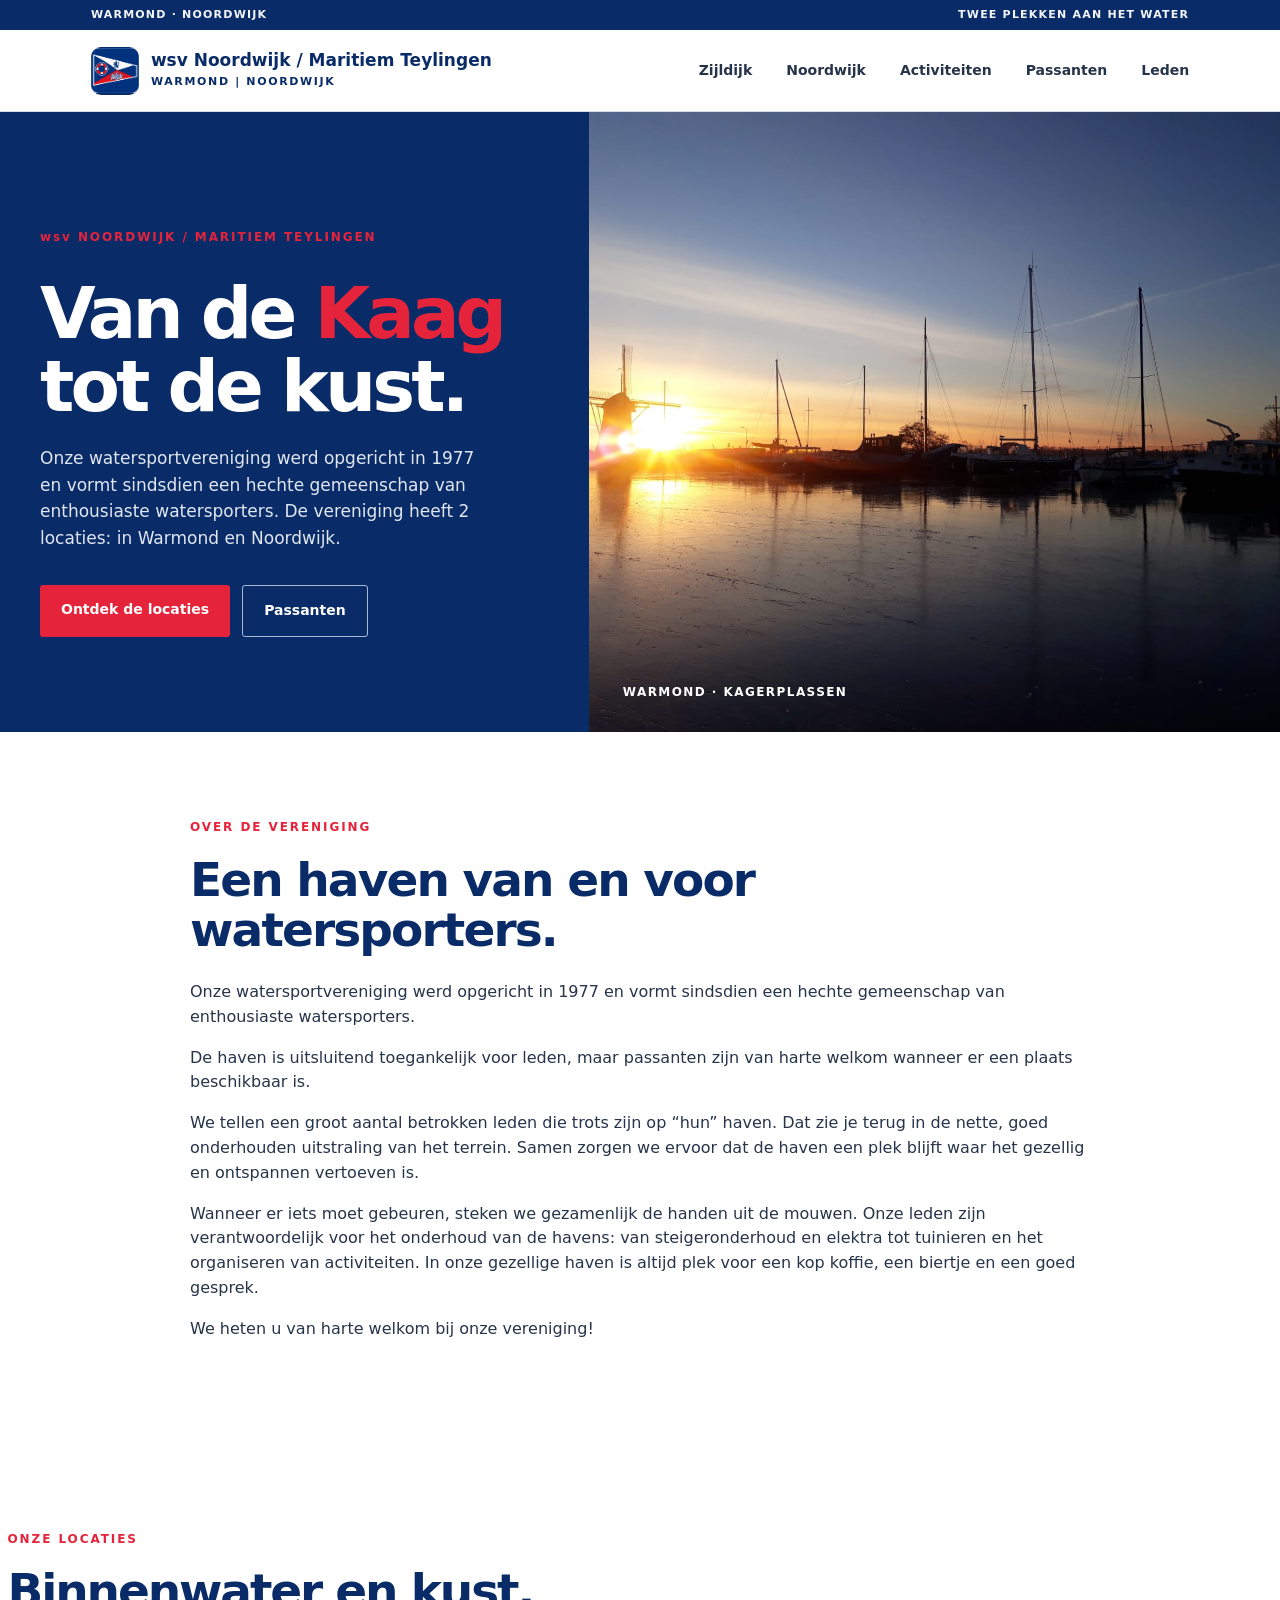
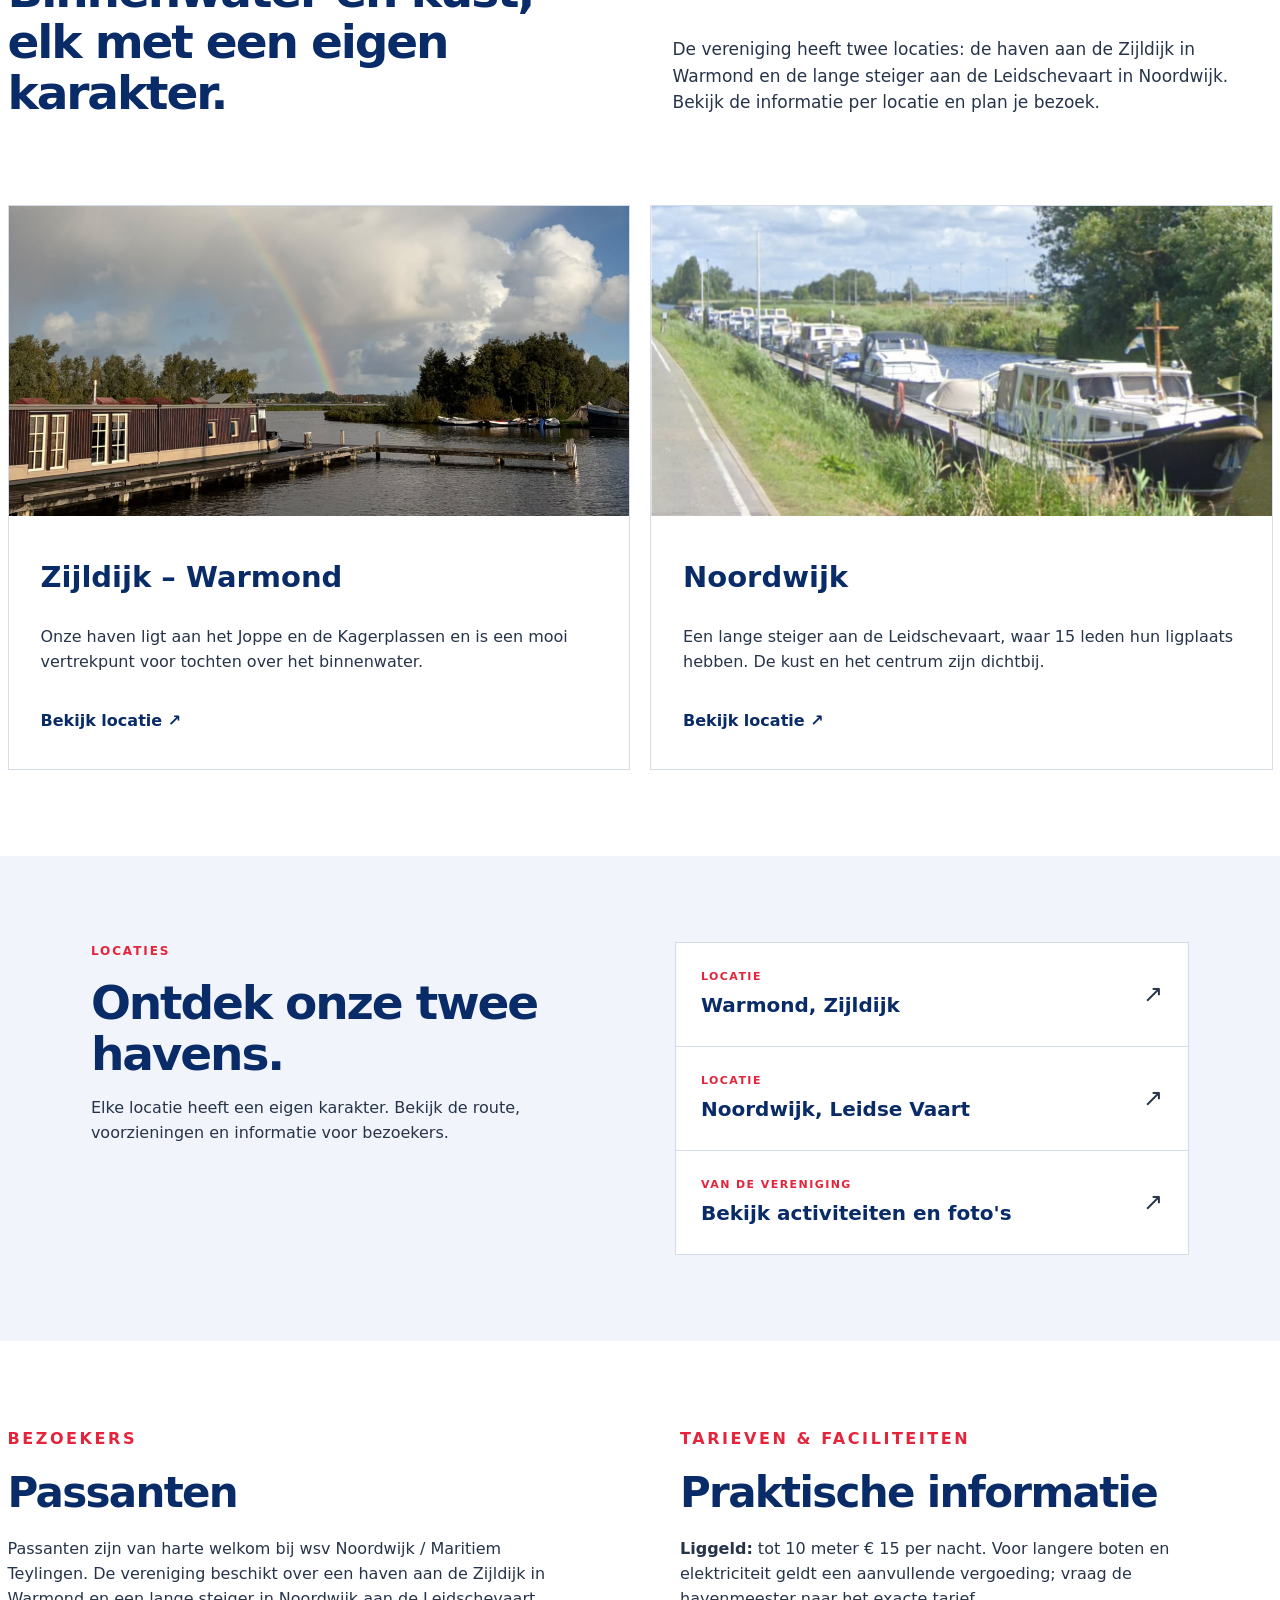
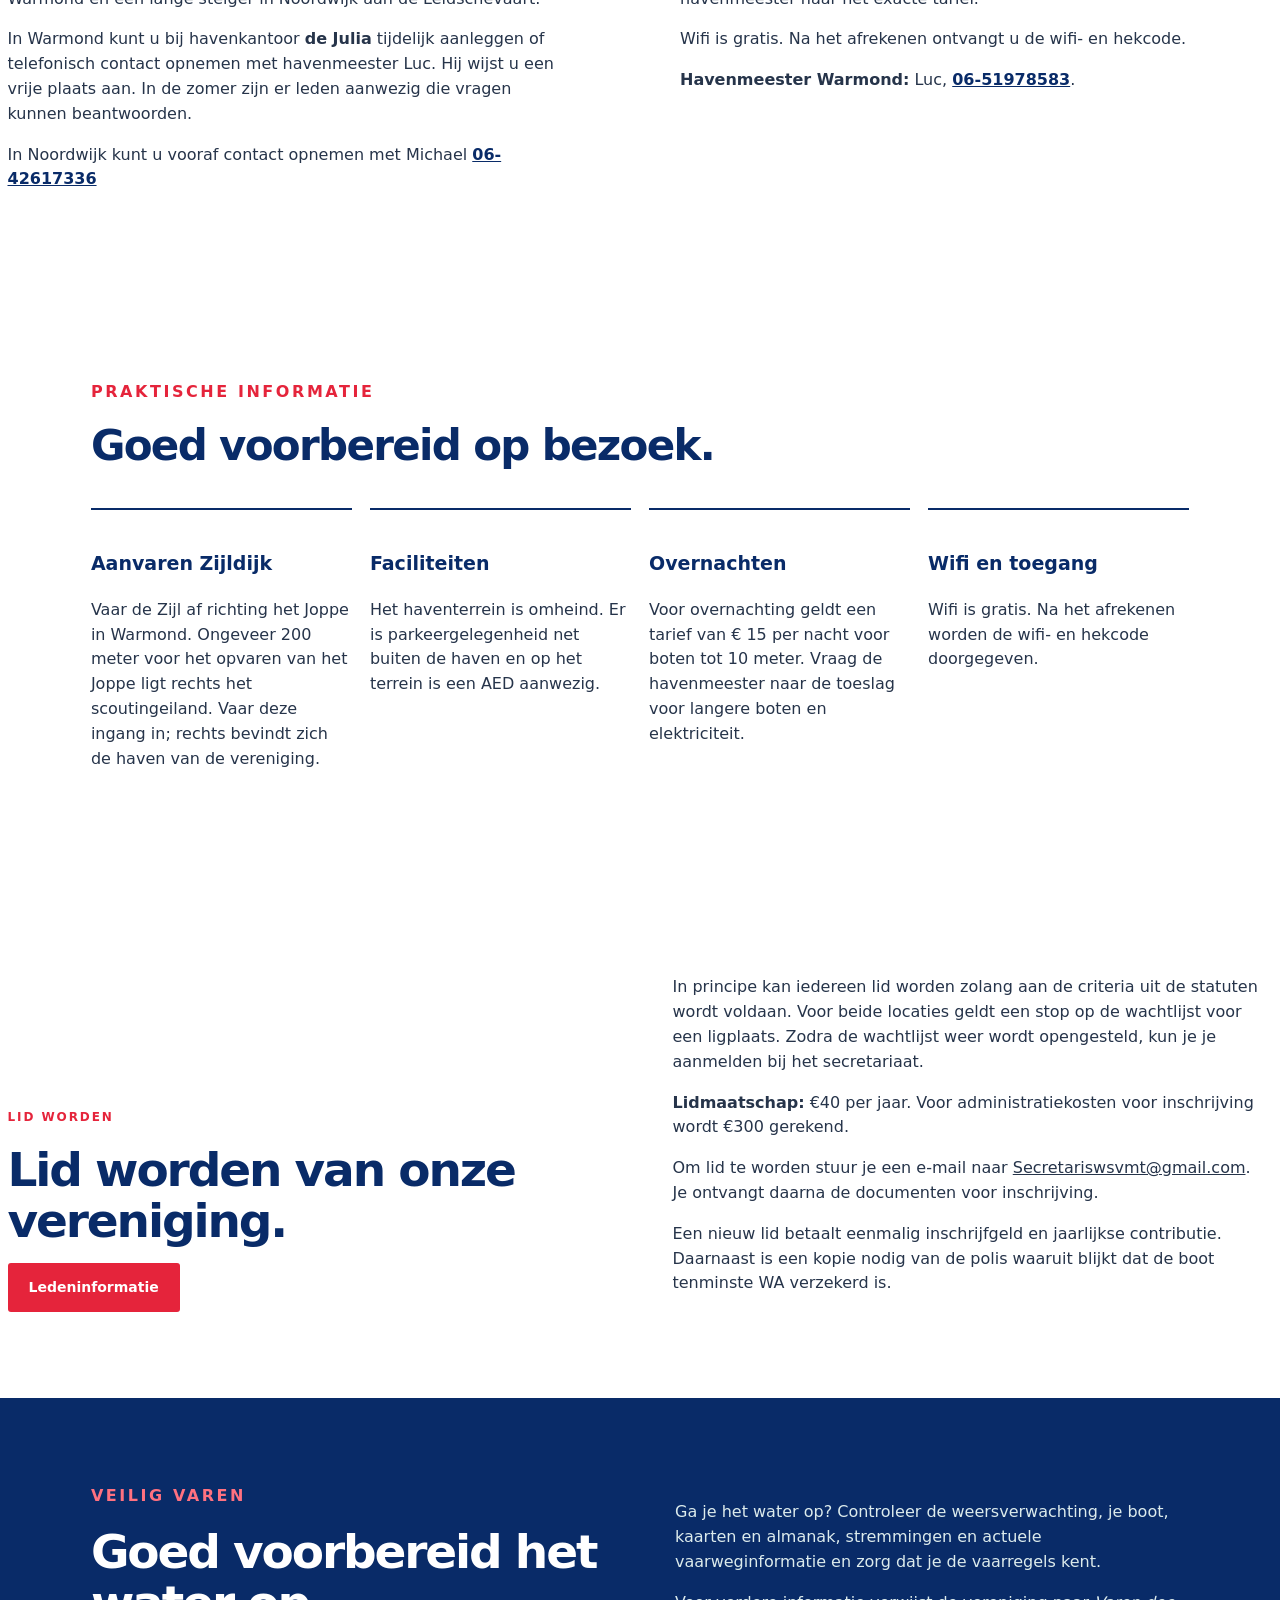
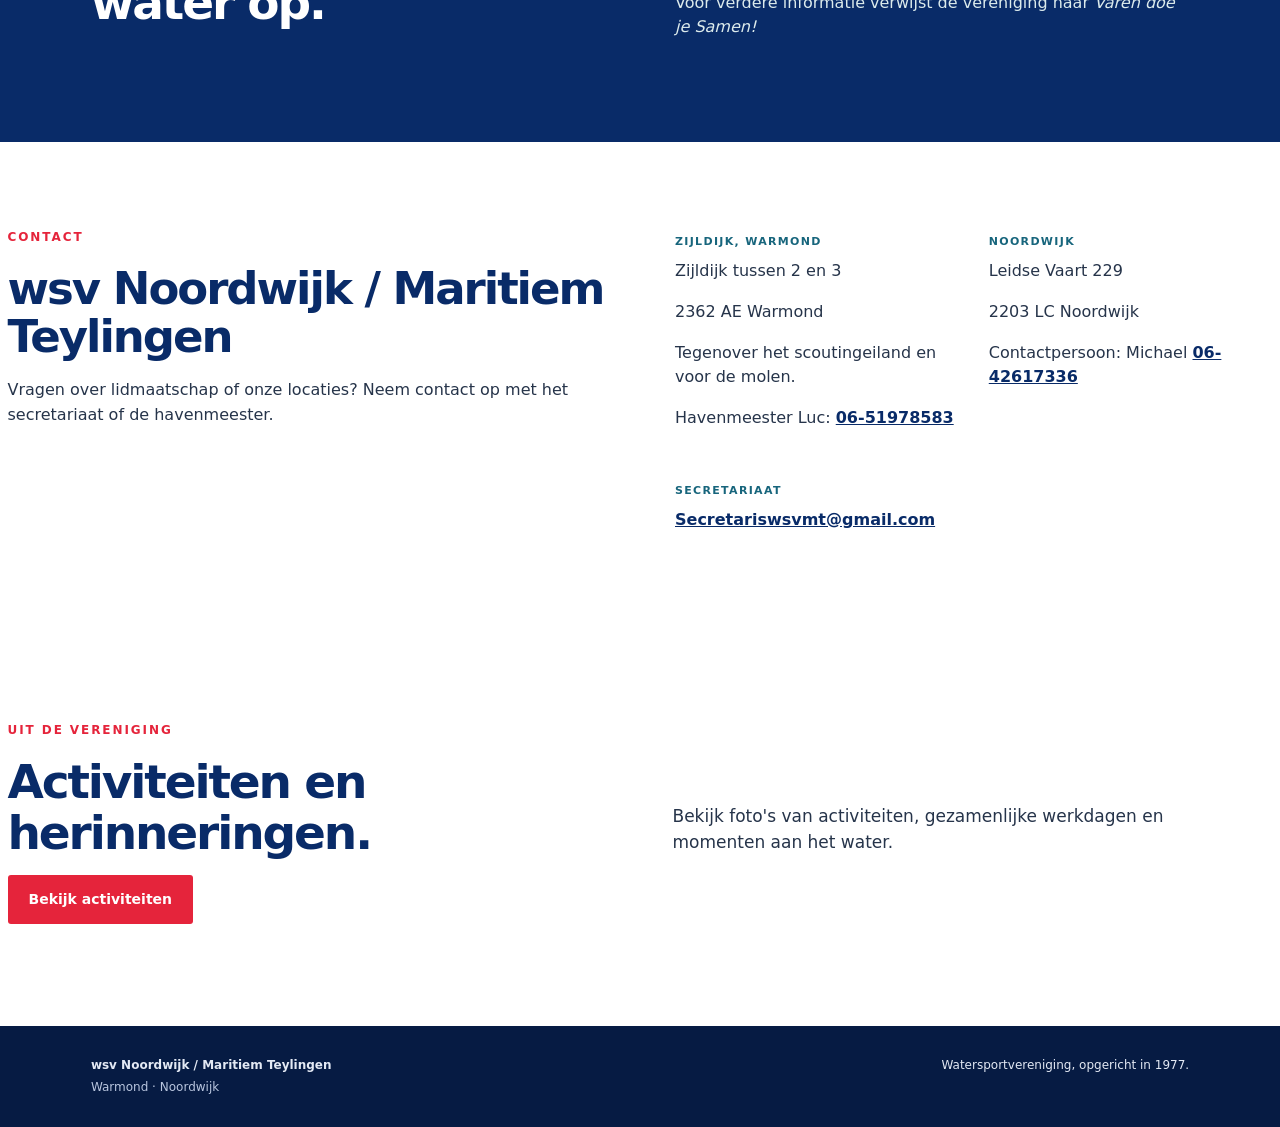
<file: index.html>
<!doctype html>
<html lang="nl"><head><meta charset="utf-8"><meta name="viewport" content="width=device-width, initial-scale=1"><meta name="description" content="wsv Noordwijk / Maritiem Teylingen – watersportvereniging met locaties aan de Zijldijk in Warmond en aan de Leidse Vaart in Noordwijk."><title>wsv Noordwijk / Maritiem Teylingen</title><link rel="stylesheet" href="styles.css"><link rel="icon" type="image/png" href="assets/favicon.png"></head><body><div class="topbar"><div>WARMOND · NOORDWIJK</div><div>TWEE PLEKKEN AAN HET WATER</div></div>
<header class="site-header">
  <a class="brand" href="index.html" aria-label="wsv Noordwijk / Maritiem Teylingen home"><span class="brand-mark"><img src="assets/logo-maritiem.png" alt="Logo Maritiem Teylingen"></span><span><strong>wsv Noordwijk / Maritiem Teylingen</strong><small>WARMOND | NOORDWIJK</small></span></a>
  <button class="menu-toggle" aria-expanded="false" aria-controls="main-nav">Menu</button>
  <nav id="main-nav"><a href="zijldijk.html">Zijldijk</a><a href="noordwijk.html">Noordwijk</a><a href="activiteiten.html">Activiteiten</a><a href="index.html#passanten">Passanten</a><a href="index.html#lid-worden">Leden</a></nav>
</header>
<main id="top">
<section class="hero"><div class="hero-copy"><p class="eyebrow">wsv NOORDWIJK / MARITIEM TEYLINGEN</p><h1>Van de <span>Kaag</span><br>tot de kust.</h1><p class="lead">Onze watersportvereniging werd opgericht in 1977 en vormt sindsdien een hechte gemeenschap van enthousiaste watersporters. De vereniging heeft 2 locaties: in Warmond en Noordwijk.</p><div class="actions"><a class="button button-primary" href="#locaties">Ontdek de locaties</a><a class="button button-outline" href="#passanten">Passanten</a></div></div><div class="hero-image"><img src="assets/hero-warmond.jpg" alt="Jachthaven aan het water in Warmond"><div class="image-caption">WARMOND · KAGERPLASSEN</div></div></section>
<section class="section welcome-copy"><p class="eyebrow">OVER DE VERENIGING</p><h2>Een haven van en voor watersporters.</h2><p>Onze watersportvereniging werd opgericht in 1977 en vormt sindsdien een hechte gemeenschap van enthousiaste watersporters.</p><p>De haven is uitsluitend toegankelijk voor leden, maar passanten zijn van harte welkom wanneer er een plaats beschikbaar is.</p><p>We tellen een groot aantal betrokken leden die trots zijn op “hun” haven. Dat zie je terug in de nette, goed onderhouden uitstraling van het terrein. Samen zorgen we ervoor dat de haven een plek blijft waar het gezellig en ontspannen vertoeven is.</p><p>Wanneer er iets moet gebeuren, steken we gezamenlijk de handen uit de mouwen. Onze leden zijn verantwoordelijk voor het onderhoud van de havens: van steigeronderhoud en elektra tot tuinieren en het organiseren van activiteiten. In onze gezellige haven is altijd plek voor een kop koffie, een biertje en een goed gesprek.</p><p>We heten u van harte welkom bij onze vereniging!</p></section>
<section class="intro section" id="locaties"><div><p class="eyebrow">ONZE LOCATIES</p><h2>Binnenwater en kust, elk met een eigen karakter.</h2></div><p>De vereniging heeft twee locaties: de haven aan de Zijldijk in Warmond en de lange steiger aan de Leidschevaart in Noordwijk. Bekijk de informatie per locatie en plan je bezoek.</p></section>
<section class="locations section">
<article class="location-card"><img src="assets/warmond.jpg" alt="Zeilboten en water bij de Zijldijk in Warmond"><div class="card-body"><h3>Zijldijk – Warmond</h3><p>Onze haven ligt aan het Joppe en de Kagerplassen en is een mooi vertrekpunt voor tochten over het binnenwater.</p><a href="zijldijk.html">Bekijk locatie <span>↗</span></a></div></article>
<article class="location-card"><img src="assets/noordwijk.jpg" alt="Steiger en kust bij Noordwijk"><div class="card-body"><h3>Noordwijk</h3><p>Een lange steiger aan de Leidschevaart, waar 15 leden hun ligplaats hebben. De kust en het centrum zijn dichtbij.</p><a href="noordwijk.html">Bekijk locatie <span>↗</span></a></div></article>
</section>
<section class="destination section" id="bereikbaarheid"><div><p class="eyebrow">LOCATIES</p><h2>Ontdek onze twee havens.</h2><p>Elke locatie heeft een eigen karakter. Bekijk de route, voorzieningen en informatie voor bezoekers.</p></div><div class="destination-list"><a href="zijldijk.html"><span><small>LOCATIE</small><strong>Warmond, Zijldijk</strong></span><b>↗</b></a><a href="noordwijk.html"><span><small>LOCATIE</small><strong>Noordwijk, Leidse Vaart</strong></span><b>↗</b></a><a href="activiteiten.html"><span><small>VAN DE VERENIGING</small><strong>Bekijk activiteiten en foto's</strong></span><b>↗</b></a></div></section>
<section class="info-grid section" id="passanten"><article><p class="eyebrow">BEZOEKERS</p><h2>Passanten</h2><p>Passanten zijn van harte welkom bij wsv Noordwijk / Maritiem Teylingen. De vereniging beschikt over een haven aan de Zijldijk in Warmond en een lange steiger in Noordwijk aan de Leidschevaart.</p><p>In Warmond kunt u bij havenkantoor <strong>de Julia</strong> tijdelijk aanleggen of telefonisch contact opnemen met havenmeester Luc. Hij wijst u een vrije plaats aan. In de zomer zijn er leden aanwezig die vragen kunnen beantwoorden.</p><p>In Noordwijk kunt u vooraf contact opnemen met Michael <a href="tel:+31642617336">06-42617336</a></p></article><article><p class="eyebrow">TARIEVEN & FACILITEITEN</p><h2>Praktische informatie</h2><p><strong>Liggeld:</strong> tot 10 meter € 15 per nacht. Voor langere boten en elektriciteit geldt een aanvullende vergoeding; vraag de havenmeester naar het exacte tarief.</p><p>Wifi is gratis. Na het afrekenen ontvangt u de wifi- en hekcode.</p><p><strong>Havenmeester Warmond:</strong> Luc, <a href="tel:+31651978583">06-51978583</a>.</p></article></section>
<section class="practical section"><div><p class="eyebrow">PRAKTISCHE INFORMATIE</p><h2>Goed voorbereid op bezoek.</h2></div><div class="practical-grid"><article><h3>Aanvaren Zijldijk</h3><p>Vaar de Zijl af richting het Joppe in Warmond. Ongeveer 200 meter voor het opvaren van het Joppe ligt rechts het scoutingeiland. Vaar deze ingang in; rechts bevindt zich de haven van de vereniging.</p></article><article><h3>Faciliteiten</h3><p>Het haventerrein is omheind. Er is parkeergelegenheid net buiten de haven en op het terrein is een AED aanwezig.</p></article><article><h3>Overnachten</h3><p>Voor overnachting geldt een tarief van € 15 per nacht voor boten tot 10 meter. Vraag de havenmeester naar de toeslag voor langere boten en elektriciteit.</p></article><article><h3>Wifi en toegang</h3><p>Wifi is gratis. Na het afrekenen worden de wifi- en hekcode doorgegeven.</p></article></div></section>
<section class="section" id="lid-worden">
  <div class="intro">
    <div>
      <p class="eyebrow">LID WORDEN</p>
      <h2>Lid worden van onze vereniging.</h2>
      <p></p>
      <a class="button button-primary" href="leden.html">Ledeninformatie</a>
    </div>
    <div class="membership-copy">
      <p>In principe kan iedereen lid worden zolang aan de criteria uit de statuten wordt voldaan. Voor beide locaties geldt een stop op de wachtlijst voor een ligplaats. Zodra de wachtlijst weer wordt opengesteld, kun je je aanmelden bij het secretariaat.</p>
      <p><strong>Lidmaatschap:</strong> €40 per jaar. Voor administratiekosten voor inschrijving wordt €300 gerekend.</p>
      <p>Om lid te worden stuur je een e-mail naar <a href="mailto:Secretariswsvmt@gmail.com">Secretariswsvmt@gmail.com</a>. Je ontvangt daarna de documenten voor inschrijving.</p>
      <p>Een nieuw lid betaalt eenmalig inschrijfgeld en jaarlijkse contributie. Daarnaast is een kopie nodig van de polis waaruit blijkt dat de boot tenminste WA verzekerd is.</p>
    </div>
  </div>
</section>
<section class="safety section"><div><p class="eyebrow">VEILIG VAREN</p><h2>Goed voorbereid het water op.</h2></div><div><p>Ga je het water op? Controleer de weersverwachting, je boot, kaarten en almanak, stremmingen en actuele vaarweginformatie en zorg dat je de vaarregels kent.</p><p>Voor verdere informatie verwijst de vereniging naar <em>Varen doe je Samen!</em></p></div></section>
<section class="contact section" id="contact"><div><p class="eyebrow">CONTACT</p><h2>wsv Noordwijk / Maritiem Teylingen</h2><p>Vragen over lidmaatschap of onze locaties? Neem contact op met het secretariaat of de havenmeester.</p></div><div class="contact-details"><div><small>ZIJLDIJK, WARMOND</small><p>Zijldijk tussen 2 en 3</p><p>2362 AE Warmond</p><p>Tegenover het scoutingeiland en voor de molen.</p><p>Havenmeester Luc: <a href="tel:+31651978583">06-51978583</a></p></div><div><small>NOORDWIJK</small><p>Leidse Vaart 229</p><p>2203 LC Noordwijk</p><p>Contactpersoon: Michael <a href="tel:+31642617336">06-42617336</a></p></div><div><small>SECRETARIAAT</small><p><a href="mailto:Secretariswsvmt@gmail.com">Secretariswsvmt@gmail.com</a></p></div></div></section>
<section class="section"><div class="intro"><div><p class="eyebrow">UIT DE VERENIGING</p><h2>Activiteiten en herinneringen.</h2></div><p>Bekijk foto's van activiteiten, gezamenlijke werkdagen en momenten aan het water.</p></div><p><a class="button button-primary" href="activiteiten.html">Bekijk activiteiten</a></p></section>
</main><footer><div><strong>wsv Noordwijk / Maritiem Teylingen</strong><span>Warmond · Noordwijk</span></div><div>Watersportvereniging, opgericht in 1977.</div></footer>
<script src="script.js"></script></body></html>
</file>
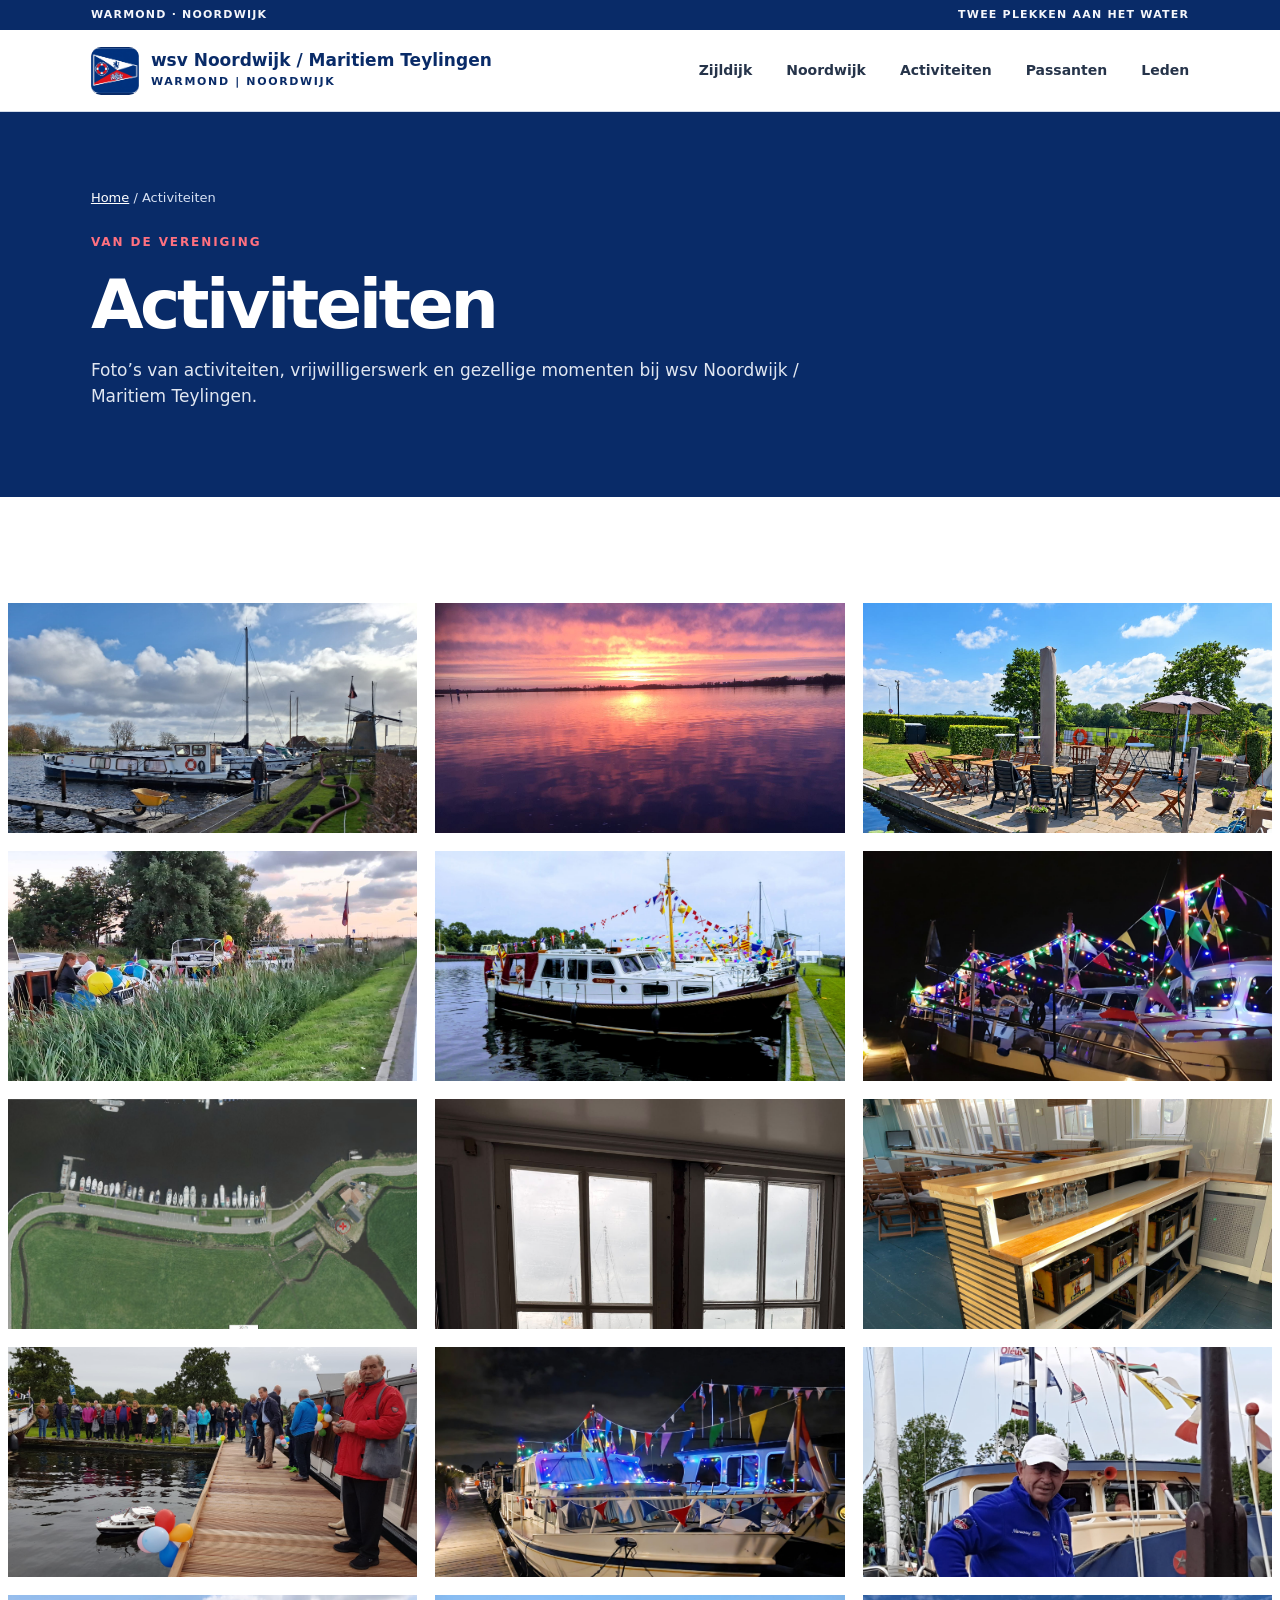
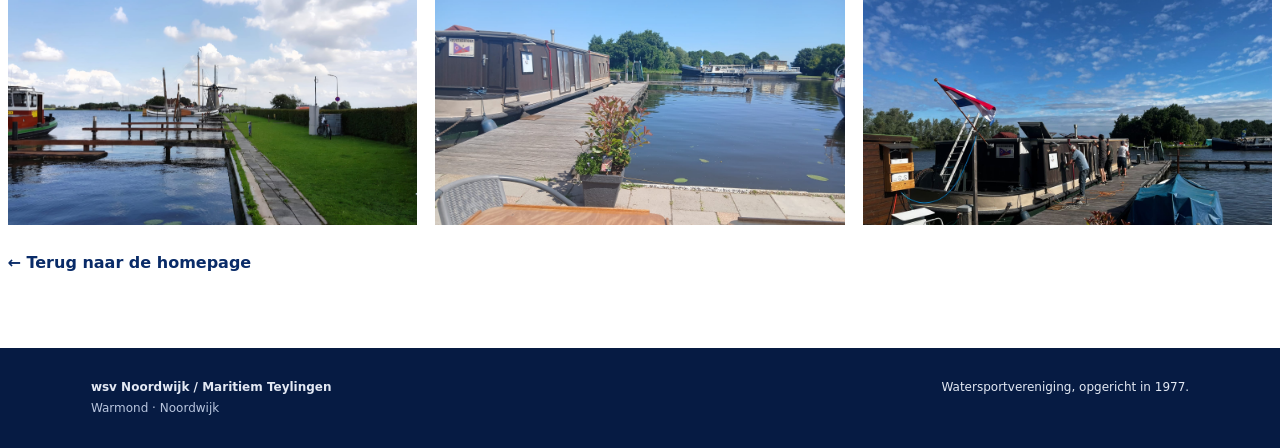
<file: activiteiten.html>
<!doctype html><html lang="nl"><head><meta charset="utf-8"><meta name="viewport" content="width=device-width, initial-scale=1"><meta name="description" content="Activiteiten – wsv Noordwijk / Maritiem Teylingen"><title>Activiteiten | wsv Noordwijk / Maritiem Teylingen</title><link rel="stylesheet" href="styles.css"><link rel="icon" type="image/png" href="assets/favicon.png"><style>
.activity-gallery-photos {
  display: grid;
  grid-template-columns: repeat(3, minmax(0, 1fr));
  gap: 18px;
}
.activity-gallery-photos .activity-tile {
  margin: 0;
  padding: 0;
  border: 0;
  background: transparent;
  overflow: hidden;
}
.activity-gallery-photos .activity-photo {
  width: 100%;
  aspect-ratio: 4 / 3;
  overflow: hidden;
}
.activity-gallery-photos .activity-photo img {
  display: block;
  width: 100%;
  height: 100%;
  object-fit: cover;
  transition: transform .25s ease;
}
.activity-gallery-photos .activity-tile:hover .activity-photo img {
  transform: scale(1.03);
}
@media (max-width: 800px) {
  .activity-gallery-photos { grid-template-columns: repeat(2, minmax(0, 1fr)); gap: 12px; }
}
@media (max-width: 480px) {
  .activity-gallery-photos { grid-template-columns: 1fr; }
}
</style></head><body><div class="topbar"><div>WARMOND · NOORDWIJK</div><div>TWEE PLEKKEN AAN HET WATER</div></div>
<header class="site-header">
  <a class="brand" href="index.html" aria-label="wsv Noordwijk / Maritiem Teylingen home"><span class="brand-mark"><img src="assets/logo-maritiem.png" alt="Logo Maritiem Teylingen"></span><span><strong>wsv Noordwijk / Maritiem Teylingen</strong><small>WARMOND | NOORDWIJK</small></span></a>
  <button class="menu-toggle" aria-expanded="false" aria-controls="main-nav">Menu</button>
  <nav id="main-nav"><a href="zijldijk.html">Zijldijk</a><a href="noordwijk.html">Noordwijk</a><a href="activiteiten.html">Activiteiten</a><a href="index.html#passanten">Passanten</a><a href="leden.html">Leden</a></nav>
</header><main><section class="page-hero"><div class="breadcrumb"><a href="index.html">Home</a> / Activiteiten</div><p class="eyebrow">VAN DE VERENIGING</p><h1>Activiteiten</h1><p class="lead">Foto’s van activiteiten, vrijwilligerswerk en gezellige momenten bij wsv Noordwijk / Maritiem Teylingen.</p></section><section class="page-content">
  <div class="activity-gallery activity-gallery-photos">
    <figure class="activity-tile"><div class="activity-photo"><img src="assets/activiteiten/activiteit-01.jpg" alt="Foto 1" loading="lazy"></div></figure>
    <figure class="activity-tile"><div class="activity-photo"><img src="assets/activiteiten/activiteit-02.jpg" alt="Foto 2" loading="lazy"></div></figure>
    <figure class="activity-tile"><div class="activity-photo"><img src="assets/activiteiten/activiteit-03.jpg" alt="Foto 3" loading="lazy"></div></figure>
    <figure class="activity-tile"><div class="activity-photo"><img src="assets/activiteiten/activiteit-04.jpg" alt="Foto 4" loading="lazy"></div></figure>
    <figure class="activity-tile"><div class="activity-photo"><img src="assets/activiteiten/activiteit-05.jpg" alt="Foto 5" loading="lazy"></div></figure>
    <figure class="activity-tile"><div class="activity-photo"><img src="assets/activiteiten/activiteit-06.jpg" alt="Foto 6" loading="lazy"></div></figure>
    <figure class="activity-tile"><div class="activity-photo"><img src="assets/activiteiten/activiteit-07.jpg" alt="Foto 7" loading="lazy"></div></figure>
    <figure class="activity-tile"><div class="activity-photo"><img src="assets/activiteiten/activiteit-08.jpg" alt="Foto 8" loading="lazy"></div></figure>
    <figure class="activity-tile"><div class="activity-photo"><img src="assets/activiteiten/activiteit-09.jpg" alt="Foto 9" loading="lazy"></div></figure>
    <figure class="activity-tile"><div class="activity-photo"><img src="assets/activiteiten/activiteit-10.jpg" alt="Foto 10" loading="lazy"></div></figure>
    <figure class="activity-tile"><div class="activity-photo"><img src="assets/activiteiten/activiteit-11.jpg" alt="Foto 11" loading="lazy"></div></figure>
    <figure class="activity-tile"><div class="activity-photo"><img src="assets/activiteiten/activiteit-12.jpg" alt="Foto 12" loading="lazy"></div></figure>
    <figure class="activity-tile"><div class="activity-photo"><img src="assets/activiteiten/activiteit-13.jpg" alt="Foto 13" loading="lazy"></div></figure>
    <figure class="activity-tile"><div class="activity-photo"><img src="assets/activiteiten/activiteit-14.jpg" alt="Foto 14" loading="lazy"></div></figure>
    <figure class="activity-tile"><div class="activity-photo"><img src="assets/activiteiten/activiteit-15.jpg" alt="Foto 15" loading="lazy"></div></figure>
  </div>
  <a class="back-link" href="index.html">← Terug naar de homepage</a>
</section></main><footer><div><strong>wsv Noordwijk / Maritiem Teylingen</strong><span>Warmond · Noordwijk</span></div><div>Watersportvereniging, opgericht in 1977.</div></footer>
<script src="script.js"></script></body></html>
</file>
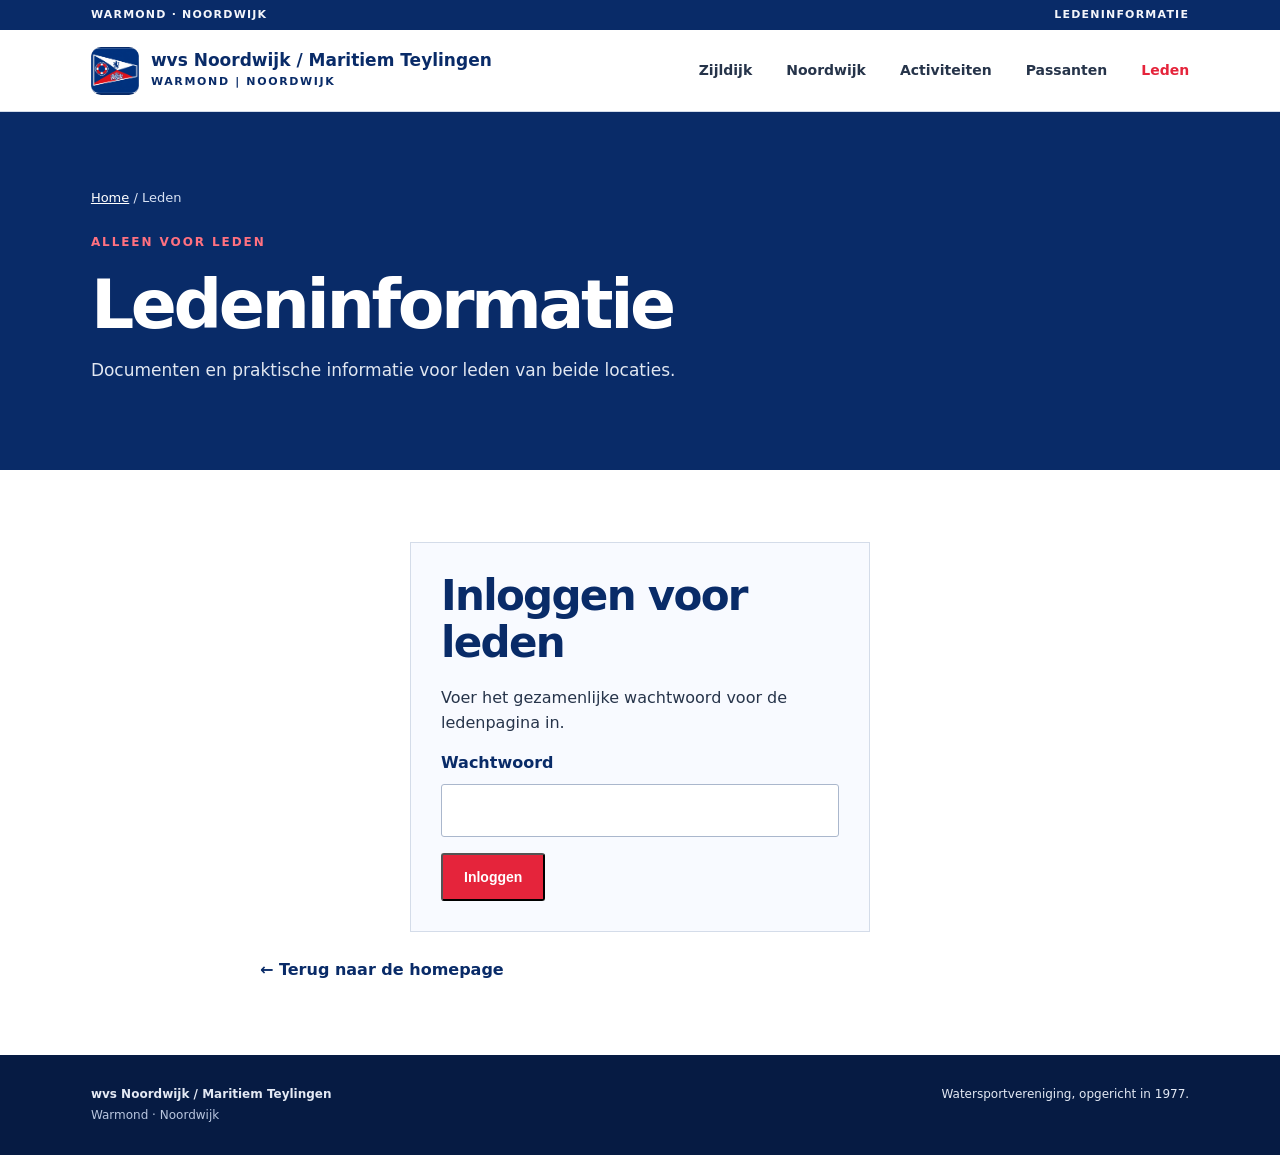
<file: leden.html>
<!doctype html>
<html lang="nl">
<head>
  <meta charset="utf-8">
  <meta name="viewport" content="width=device-width, initial-scale=1">
  <meta name="description" content="Ledendeel van wvs Noordwijk / Maritiem Teylingen">
  <title>Leden | wvs Noordwijk / Maritiem Teylingen</title>
  <link rel="stylesheet" href="styles.css">
  <link rel="icon" type="image/png" href="assets/favicon.png">
  <style>
    .member-wrap{max-width:760px;margin:0 auto}
    .member-login{max-width:460px;margin:0 auto;padding:30px;border:1px solid var(--line);background:#f8faff}
    .member-login label{display:block;font-weight:800;color:var(--navy);margin-bottom:8px}
    .member-login input{display:block;width:100%;padding:13px 14px;border:1px solid #aab7cc;border-radius:3px;font:inherit;margin-bottom:16px}
    .member-error{color:#b51f32;font-weight:700;margin-top:12px}
    .member-docs{display:grid;grid-template-columns:repeat(2,minmax(0,1fr));gap:18px;margin-top:28px}
    .member-doc{border:1px solid var(--line);padding:24px;background:#fff;display:flex;flex-direction:column;align-items:flex-start;gap:10px}
    .member-doc h3{margin:0;color:var(--navy)}
    .member-doc p{margin:0;flex:1}
    .member-doc a{font-weight:800;color:var(--navy)}
    .member-notice{padding:16px 18px;background:#f1f4fa;border-left:3px solid var(--red);margin:24px 0}
    @media(max-width:600px){.member-login{padding:22px}.member-docs{grid-template-columns:1fr}}
  </style>
</head>
<body>
<div class="topbar"><div>WARMOND · NOORDWIJK</div><div>LEDENINFORMATIE</div></div>
<header class="site-header">
  <a class="brand" href="index.html" aria-label="wvs Noordwijk / Maritiem Teylingen home"><span class="brand-mark"><img src="assets/logo-maritiem.png" alt="Logo Maritiem Teylingen"></span><span><strong>wvs Noordwijk / Maritiem Teylingen</strong><small>WARMOND | NOORDWIJK</small></span></a>
  <button class="menu-toggle" aria-expanded="false" aria-controls="main-nav">Menu</button>
  <nav id="main-nav"><a href="zijldijk.html">Zijldijk</a><a href="noordwijk.html">Noordwijk</a><a href="activiteiten.html">Activiteiten</a><a href="index.html#passanten">Passanten</a><a class="nav-current" href="leden.html">Leden</a></nav>
</header>
<main>
  <section class="page-hero"><div class="breadcrumb"><a href="index.html">Home</a> / Leden</div><p class="eyebrow">ALLEEN VOOR LEDEN</p><h1>Ledeninformatie</h1><p class="lead">Documenten en praktische informatie voor leden van beide locaties.</p></section>
  <section class="page-content member-wrap">
    <div id="member-login" class="member-login">
      <h2>Inloggen voor leden</h2>
      <p>Voer het gezamenlijke wachtwoord voor de ledenpagina in.</p>
      <form id="member-form">
        <label for="member-password">Wachtwoord</label>
        <input id="member-password" name="password" type="password" autocomplete="current-password" required>
        <button class="button button-primary" type="submit">Inloggen</button>
        <p id="member-error" class="member-error" role="alert" hidden>Dat wachtwoord klopt niet. Probeer het opnieuw.</p>
      </form>
    </div>
    <div id="member-content" hidden>
      <h2>Documenten voor leden</h2>
      <p>Hieronder vind je de gedeelde documenten. Open een document via de link; Google kan vragen om in te loggen met het Google-account waaraan toegang is verleend.</p>
      <div class="member-notice"><strong>Let op:</strong> de ledenpagina is een eenvoudige afscherming. De echte toegangsbeveiliging van documenten regel je bij Google Drive zelf.</div>
      <div class="member-docs">
        <article class="member-doc">
          <h3>Instellen camera Noordwijk</h3>
          <p>Handleiding voor het instellen van de camera in Noordwijk.</p>
          <a href="https://drive.google.com/file/d/1Erqoq0nB2HtwgOW3hN3gFZUE6y6ymHrR/view" target="_blank" rel="noopener noreferrer">Document openen ↗</a>
        </article>
        <article class="member-doc">
          <h3>Instellen camera Zijldijk</h3>
          <p>Handleiding voor het instellen van de camera op de Zijldijk.</p>
          <a href="https://drive.google.com/file/d/16PdFLAEOd2YAq1cQMj_bhj-MComUKGTg/view" target="_blank" rel="noopener noreferrer">Document openen ↗</a>
        </article>
        <article class="member-doc">
          <h3>Instellen camera 5 Zijldijk</h3>
          <p>Handleiding voor het instellen van camera 5 op de Zijldijk.</p>
          <a href="https://drive.google.com/file/d/1i4geMboMWfUjWy-K5ZmJxswo7UkiDO-X/view" target="_blank" rel="noopener noreferrer">Document openen ↗</a>
        </article>
      </div>
      <p class="activity-note">Mis je toegang tot een document? Neem dan contact op met het secretariaat via <a href="mailto:Secretariswsvmt@gmail.com">Secretariswsvmt@gmail.com</a>.</p>
    </div>
    <a class="back-link" href="index.html">← Terug naar de homepage</a>
  </section>
</main>
<footer><div><strong>wvs Noordwijk / Maritiem Teylingen</strong><span>Warmond · Noordwijk</span></div><div>Watersportvereniging, opgericht in 1977.</div></footer>
<script src="script.js"></script>
<script>
  // PAS DIT AAN VOORDAT DE PAGINA ONLINE GAAT. Dit wachtwoord is alleen een eenvoudige drempel.
  const MEMBER_PASSWORD = 'Haven1977';
  const form = document.getElementById('member-form');
  form.addEventListener('submit', function (event) {
    event.preventDefault();
    const entered = document.getElementById('member-password').value;
    const error = document.getElementById('member-error');
    if (entered === MEMBER_PASSWORD) {
      document.getElementById('member-login').hidden = true;
      document.getElementById('member-content').hidden = false;
      error.hidden = true;
    } else {
      error.hidden = false;
    }
  });

</script>
</body>
</html>
</file>
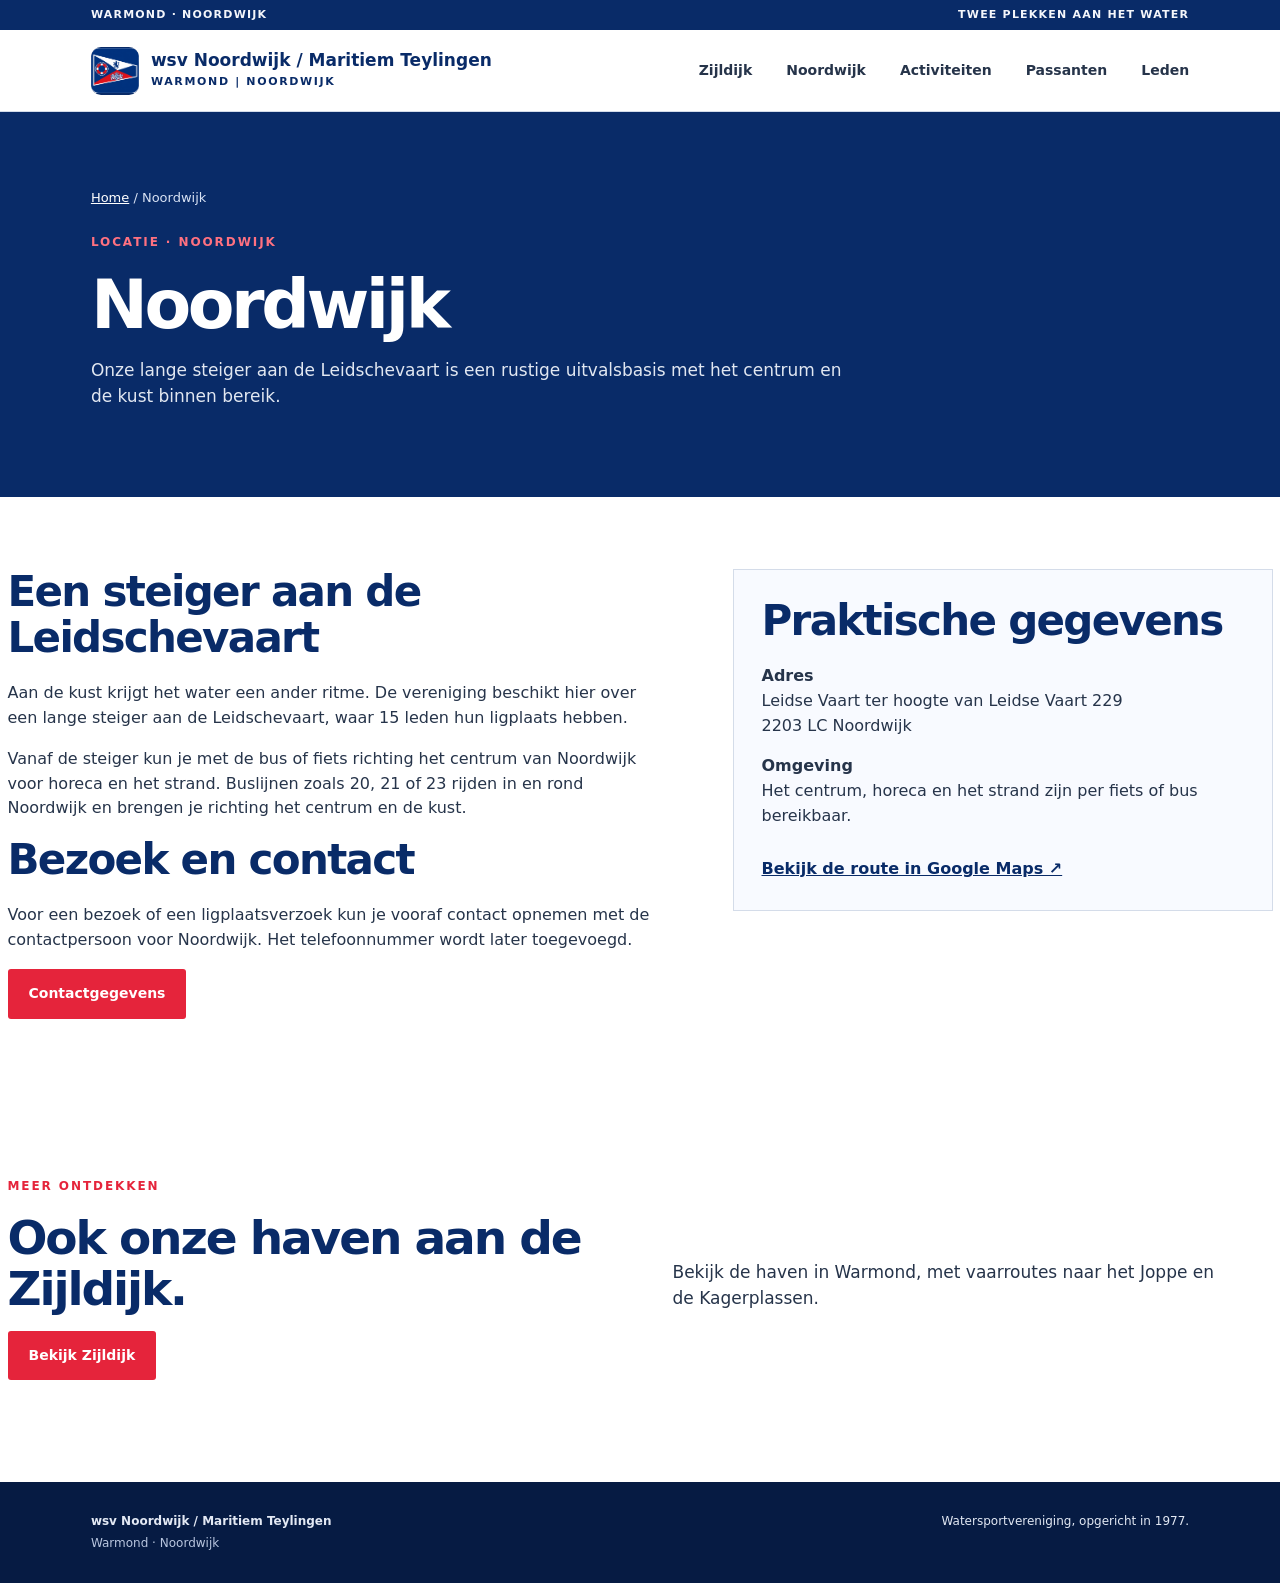
<file: noordwijk.html>
<!doctype html><html lang="nl"><head><meta charset="utf-8"><meta name="viewport" content="width=device-width, initial-scale=1"><meta name="description" content="Noordwijk – wsv Noordwijk / Maritiem Teylingen"><title>Noordwijk | wsv Noordwijk / Maritiem Teylingen</title><link rel="stylesheet" href="styles.css"><link rel="icon" type="image/png" href="assets/favicon.png"></head><body><div class="topbar"><div>WARMOND · NOORDWIJK</div><div>TWEE PLEKKEN AAN HET WATER</div></div>
<header class="site-header">
  <a class="brand" href="index.html" aria-label="wsv Noordwijk / Maritiem Teylingen home"><span class="brand-mark"><img src="assets/logo-maritiem.png" alt="Logo Maritiem Teylingen"></span><span><strong>wsv Noordwijk / Maritiem Teylingen</strong><small>WARMOND | NOORDWIJK</small></span></a>
  <button class="menu-toggle" aria-expanded="false" aria-controls="main-nav">Menu</button>
  <nav id="main-nav"><a href="zijldijk.html">Zijldijk</a><a href="noordwijk.html">Noordwijk</a><a href="activiteiten.html">Activiteiten</a><a href="index.html#passanten">Passanten</a><a href="index.html#lid-worden">Leden</a></nav>
</header><main><section class="page-hero"><div class="breadcrumb"><a href="index.html">Home</a> / Noordwijk</div><p class="eyebrow">LOCATIE · NOORDWIJK</p><h1>Noordwijk</h1><p class="lead">Onze lange steiger aan de Leidschevaart is een rustige uitvalsbasis met het centrum en de kust binnen bereik.</p></section><section class="page-content page-columns"><article><h2>Een steiger aan de Leidschevaart</h2><p>Aan de kust krijgt het water een ander ritme. De vereniging beschikt hier over een lange steiger aan de Leidschevaart, waar 15 leden hun ligplaats hebben.</p><p>Vanaf de steiger kun je met de bus of fiets richting het centrum van Noordwijk voor horeca en het strand. Buslijnen zoals 20, 21 of 23 rijden in en rond Noordwijk en brengen je richting het centrum en de kust.</p><h2>Bezoek en contact</h2><p>Voor een bezoek of een ligplaatsverzoek kun je vooraf contact opnemen met de contactpersoon voor Noordwijk. Het telefoonnummer wordt later toegevoegd.</p><a class="button button-primary" href="index.html#contact">Contactgegevens</a></article><aside class="detail-panel"><h2>Praktische gegevens</h2><p><strong>Adres</strong><br>Leidse Vaart ter hoogte van Leidse Vaart 229<br>2203 LC Noordwijk</p><p><strong>Omgeving</strong><br>Het centrum, horeca en het strand zijn per fiets of bus bereikbaar.</p><a class="map-link" href="https://www.google.com/maps/search/?api=1&query=Leidse+Vaart+229%2C+2203+LC+Noordwijk" target="_blank" rel="noopener">Bekijk de route in Google Maps ↗</a></aside></section><section class="section"><div class="intro"><div><p class="eyebrow">MEER ONTDEKKEN</p><h2>Ook onze haven aan de Zijldijk.</h2></div><p>Bekijk de haven in Warmond, met vaarroutes naar het Joppe en de Kagerplassen.</p></div><p><a class="button button-primary" href="zijldijk.html">Bekijk Zijldijk</a></p></section></main><footer><div><strong>wsv Noordwijk / Maritiem Teylingen</strong><span>Warmond · Noordwijk</span></div><div>Watersportvereniging, opgericht in 1977.</div></footer>
<script src="script.js"></script></body></html>
</file>
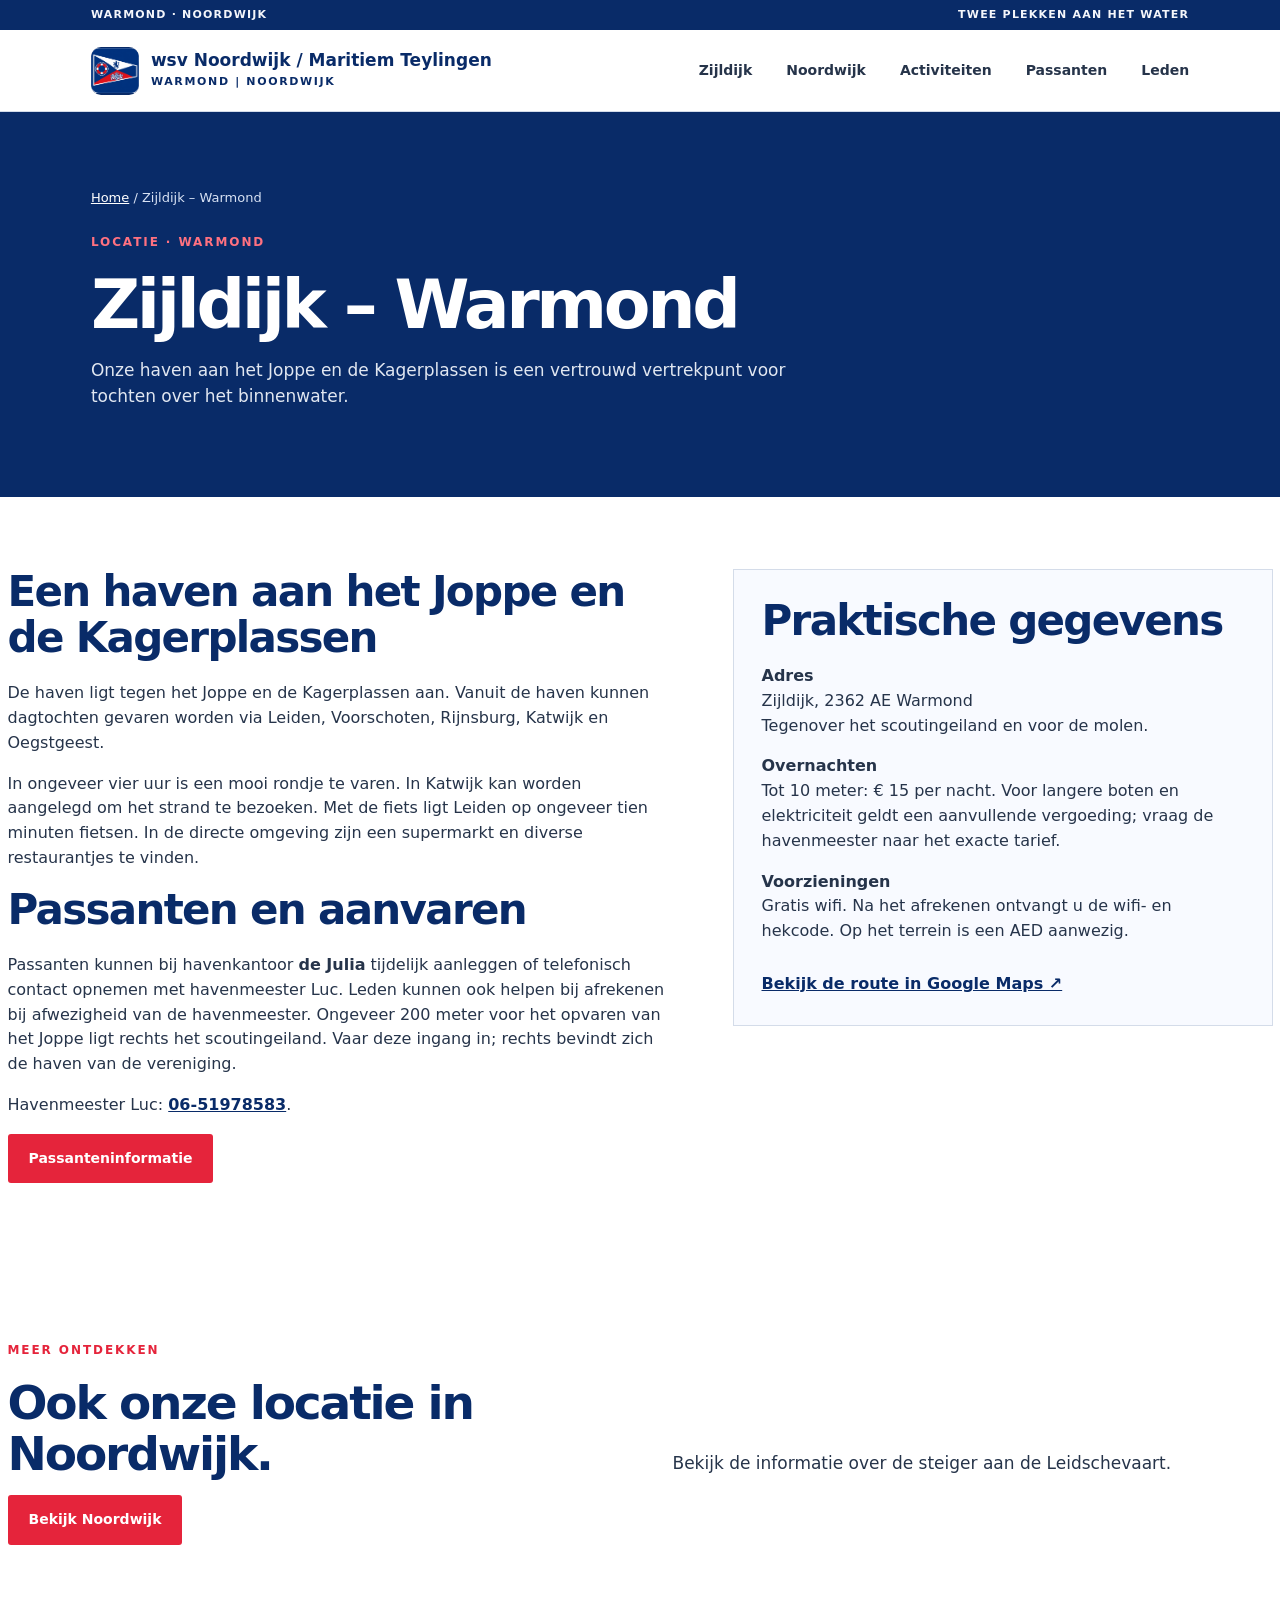
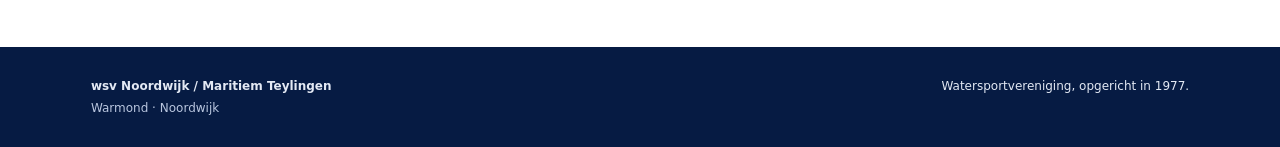
<file: zijldijk.html>
<!doctype html><html lang="nl"><head><meta charset="utf-8"><meta name="viewport" content="width=device-width, initial-scale=1"><meta name="description" content="Zijldijk – Warmond – wsv Noordwijk / Maritiem Teylingen"><title>Zijldijk – Warmond | wsv Noordwijk / Maritiem Teylingen</title><link rel="stylesheet" href="styles.css"><link rel="icon" type="image/png" href="assets/favicon.png"></head><body><div class="topbar"><div>WARMOND · NOORDWIJK</div><div>TWEE PLEKKEN AAN HET WATER</div></div>
<header class="site-header">
  <a class="brand" href="index.html" aria-label="wsv Noordwijk / Maritiem Teylingen home"><span class="brand-mark"><img src="assets/logo-maritiem.png" alt="Logo Maritiem Teylingen"></span><span><strong>wsv Noordwijk / Maritiem Teylingen</strong><small>WARMOND | NOORDWIJK</small></span></a>
  <button class="menu-toggle" aria-expanded="false" aria-controls="main-nav">Menu</button>
  <nav id="main-nav"><a href="zijldijk.html">Zijldijk</a><a href="noordwijk.html">Noordwijk</a><a href="activiteiten.html">Activiteiten</a><a href="index.html#passanten">Passanten</a><a href="leden.html">Leden</a></nav>
</header><main><section class="page-hero"><div class="breadcrumb"><a href="index.html">Home</a> / Zijldijk – Warmond</div><p class="eyebrow">LOCATIE · WARMOND</p><h1>Zijldijk – Warmond</h1><p class="lead">Onze haven aan het Joppe en de Kagerplassen is een vertrouwd vertrekpunt voor tochten over het binnenwater.</p></section><section class="page-content page-columns"><article><h2>Een haven aan het Joppe en de Kagerplassen</h2><p>De haven ligt tegen het Joppe en de Kagerplassen aan. Vanuit de haven kunnen dagtochten gevaren worden via Leiden, Voorschoten, Rijnsburg, Katwijk en Oegstgeest.</p>
  <p>In ongeveer vier uur is een mooi rondje te varen. In Katwijk kan worden aangelegd om het strand te bezoeken. Met de fiets ligt Leiden op ongeveer tien minuten fietsen. In de directe omgeving zijn een supermarkt en diverse restaurantjes te vinden.</p><h2>Passanten en aanvaren</h2><p>Passanten kunnen bij havenkantoor <strong>de Julia</strong> tijdelijk aanleggen of telefonisch contact opnemen met havenmeester Luc. Leden kunnen ook helpen bij afrekenen bij afwezigheid van de havenmeester. Ongeveer 200 meter voor het opvaren van het Joppe ligt rechts het scoutingeiland. Vaar deze ingang in; rechts bevindt zich de haven van de vereniging.</p>
  <p>Havenmeester Luc: <a href="tel:+31651978583">06-51978583</a>.</p><a class="button button-primary" href="index.html#passanten">Passanteninformatie</a></article><aside class="detail-panel"><h2>Praktische gegevens</h2><p><strong>Adres</strong><br>Zijldijk, 2362 AE Warmond<br>Tegenover het scoutingeiland en voor de molen.</p><p><strong>Overnachten</strong><br>Tot 10 meter: € 15 per nacht. Voor langere boten en elektriciteit geldt een aanvullende vergoeding; vraag de havenmeester naar het exacte tarief.</p><p><strong>Voorzieningen</strong><br>Gratis wifi. Na het afrekenen ontvangt u de wifi- en hekcode. Op het terrein is een AED aanwezig.</p><a class="map-link" href="https://www.google.com/maps/search/?api=1&query=Zijldijk%2C+2362+AE+Warmond" target="_blank" rel="noopener">Bekijk de route in Google Maps ↗</a></aside></section><section class="section"><div class="intro"><div><p class="eyebrow">MEER ONTDEKKEN</p><h2>Ook onze locatie in Noordwijk.</h2></div><p>Bekijk de informatie over de steiger aan de Leidschevaart.</p></div><p><a class="button button-primary" href="noordwijk.html">Bekijk Noordwijk</a></p></section></main><footer><div><strong>wsv Noordwijk / Maritiem Teylingen</strong><span>Warmond · Noordwijk</span></div><div>Watersportvereniging, opgericht in 1977.</div></footer>
<script src="script.js"></script></body></html>
</file>
<file: styles.css>
:root{--navy:#092b68;--red:#e5243b;--text:#26344a;--aqua:#e5243b;--aqua-light:#f1f4fa;--line:#d4dce9;--max:1265px}
*{box-sizing:border-box}html{scroll-behavior:smooth}body{margin:0;font-family:Inter,ui-sans-serif,system-ui,-apple-system,"Segoe UI",sans-serif;color:var(--text);background:#ffffff;line-height:1.55}a{color:inherit}.topbar{height:30px;background:var(--navy);color:#f4f6fb;display:flex;justify-content:space-between;align-items:center;padding:0 7.1%;font-size:11px;letter-spacing:.11em;font-weight:700}.site-header{height:82px;background:#fff;border-bottom:1px solid #d4dce9;display:flex;align-items:center;justify-content:space-between;padding:0 max(7.1%,calc((100vw - var(--max))/2));position:sticky;top:0;z-index:20}.brand{display:flex;align-items:center;gap:12px;text-decoration:none;color:var(--navy)}.brand-mark{width:48px;height:48px;flex:0 0 48px;border-radius:10px;background:var(--navy);display:grid;place-items:center;overflow:hidden}.brand-mark img{display:block;width:100%;height:100%;object-fit:contain}.brand strong{display:block;font-size:17px;line-height:1.1}.brand small{display:block;font-size:11px;letter-spacing:.15em;color:#092b68;font-weight:800;margin-top:3px}nav{display:flex;align-items:center;gap:34px;font-size:14px;font-weight:750}nav a{text-decoration:none}.nav-button{border:1px solid var(--navy);padding:12px 18px;border-radius:3px}.menu-toggle{display:none}.hero{min-height:620px;display:grid;grid-template-columns:46% 54%;background:var(--navy);color:#fff}.hero-copy{padding:116px max(40px,calc((100vw - var(--max))/2)) 80px max(40px,calc((100vw - var(--max))/2))}.hero h1{font-size:72px;line-height:1.02;letter-spacing:-.055em;margin:30px 0 22px;font-weight:800}.hero h1 span{color:var(--aqua)}.eyebrow{font-size:12px;letter-spacing:.16em;font-weight:800;color:#e5243b;margin:0 0 18px}.hero .eyebrow{color:var(--aqua)}.lead{font-size:17px;max-width:440px;color:#e1e7f1}.actions{display:flex;gap:12px;margin-top:34px}.button{display:inline-block;text-decoration:none;padding:14px 21px;border-radius:3px;font-weight:800;font-size:14px}.button-primary{background:var(--aqua);color:var(--navy)}.button-outline{border:1px solid #a9b8d3;color:#fff}.hero-image{position:relative;overflow:hidden}.hero-image img{width:100%;height:100%;object-fit:cover;display:block}.image-caption{position:absolute;bottom:30px;left:34px;color:#fff;font-size:12px;letter-spacing:.12em;font-weight:800}.section{max-width:var(--max);margin:auto;padding:86px 0}.intro{display:grid;grid-template-columns:1fr 1fr;gap:65px;align-items:end}.intro h2,.destination h2,.membership h2,.safety h2,.contact h2{margin:0;font-size:47px;line-height:1.08;letter-spacing:-.045em;color:var(--navy)}.intro>p{font-size:17px;max-width:560px;margin:0 0 3px}.locations{display:grid;grid-template-columns:1fr 1fr;gap:20px;padding-top:0}.location-card{background:#fff;border:1px solid var(--line)}.location-card>img{display:block;width:100%;height:310px;object-fit:cover}.card-body{padding:30px 32px 35px}.card-number{color:#092b68;font-size:12px;letter-spacing:.14em;font-weight:800}.card-body h3{font-size:29px;line-height:1.1;color:var(--navy);margin:16px 0}.card-body p{font-size:16px}.card-body a{display:inline-block;margin-top:10px;color:#092b68;font-weight:800;text-decoration:none}.destination{max-width:none;background:var(--aqua-light);display:grid;grid-template-columns:1fr 1fr;gap:70px;padding-left:max(7.1%,calc((100vw - var(--max))/2));padding-right:max(7.1%,calc((100vw - var(--max))/2))}.destination-list{border:1px solid #d4dce9;background:#fff}.destination-list a{display:flex;justify-content:space-between;align-items:center;padding:25px;border-bottom:1px solid #d4dce9;text-decoration:none}.destination-list a:last-child{border-bottom:0}.destination-list small{display:block;color:#e5243b;font-weight:800;letter-spacing:.13em;font-size:11px}.destination-list strong{display:block;color:var(--navy);font-size:20px;margin-top:5px}.destination-list b{font-size:24px;font-weight:400}.info-grid{display:grid;grid-template-columns:1fr 1fr;gap:80px}.info-grid article{padding-right:30px}.info-grid h2,.practical h2{font-size:42px;line-height:1.08;letter-spacing:-.04em;color:var(--navy);margin:0 0 22px}.info-grid p,.practical p,.membership p,.safety p{font-size:16px}.info-grid a,.membership a,.contact a{color:#092b68;font-weight:700}.practical{max-width:none;background:#fff;padding-left:max(7.1%,calc((100vw - var(--max))/2));padding-right:max(7.1%,calc((100vw - var(--max))/2))}.practical-grid{display:grid;grid-template-columns:repeat(4,1fr);gap:18px;margin-top:40px}.practical-grid article{border-top:2px solid var(--navy);padding-top:20px}.practical-grid h3{color:var(--navy);font-size:19px}.membership{display:grid;grid-template-columns:1fr 1fr;gap:70px}.membership-copy{max-width:590px}.safety{max-width:none;background:var(--navy);color:#dcebec;display:grid;grid-template-columns:1fr 1fr;gap:70px;padding-left:max(7.1%,calc((100vw - var(--max))/2));padding-right:max(7.1%,calc((100vw - var(--max))/2))}.safety h2{color:#fff}.safety .eyebrow{color:#ff7180}.contact{display:grid;grid-template-columns:1fr 1fr;gap:70px}.contact h2{font-size:45px}.contact-details{display:grid;grid-template-columns:1fr 1fr;gap:30px}.contact-details small{font-size:11px;letter-spacing:.12em;color:#17657c;font-weight:800}.contact-details p{margin-top:6px}footer{background:#061b43;color:#e3e9f4;display:flex;justify-content:space-between;gap:30px;padding:30px max(7.1%,calc((100vw - var(--max))/2));font-size:12px}footer strong,footer span{display:block}footer span{color:#b9c6df;margin-top:3px}
@media(max-width:900px){.topbar{padding:0 20px}.topbar div:last-child{display:none}.site-header{padding:0 20px}nav{display:none;position:absolute;left:0;right:0;top:82px;background:#fff;padding:20px;flex-direction:column;align-items:stretch;gap:10px;border-bottom:1px solid var(--line)}nav.open{display:flex}.menu-toggle{display:block;background:#fff;border:1px solid var(--navy);padding:9px 13px;font-weight:800}.hero{grid-template-columns:1fr}.hero-copy{padding:75px 24px 55px}.hero h1{font-size:55px}.hero-image{height:420px}.section{padding:65px 24px}.intro,.locations,.destination,.info-grid,.membership,.safety,.contact{grid-template-columns:1fr;gap:35px}.destination,.practical,.safety{padding-left:24px;padding-right:24px}.practical-grid{grid-template-columns:1fr 1fr}.contact-details{grid-template-columns:1fr}footer{padding:28px 24px;flex-direction:column}}
@media(max-width:560px){.hero h1{font-size:48px}.actions{flex-direction:column}.actions .button{text-align:center}.intro h2,.destination h2,.membership h2,.safety h2,.contact h2{font-size:38px}.location-card>img{height:230px}.practical-grid{grid-template-columns:1fr}}
/* Maritiem Teylingen logo-thema: marineblauw, rood en wit */
nav a:hover,.info-grid a:hover,.membership a:hover,.contact a:hover{color:var(--red)}
.nav-button:hover{background:var(--navy);color:#fff}
.button-primary{background:var(--red);color:#fff}

/* Uitbreiding: zelfstandige locatie- en activiteitenpagina's */
.welcome-copy{max-width:900px}.welcome-copy h2{font-size:clamp(32px,4vw,47px);line-height:1.08;color:var(--navy);letter-spacing:-.04em;margin:0 0 24px}.welcome-copy p:not(.eyebrow){font-size:16px}
.card-number{display:none!important}.location-card{display:flex;flex-direction:column}.location-card .card-body{display:flex;flex-direction:column;align-items:flex-start;flex:1}.location-card .card-body>a{margin-top:auto;padding-top:18px}.location-card .card-body>a:hover{color:var(--red)}
.page-hero{background:var(--navy);color:#fff;padding:76px max(7.1%,calc((100vw - var(--max))/2)) 70px}.page-hero h1{font-size:clamp(42px,6vw,68px);line-height:1.02;letter-spacing:-.05em;margin:18px 0}.page-hero .lead{max-width:760px}.page-hero .eyebrow{color:#ff7180}.breadcrumb{font-size:13px;margin-bottom:25px;color:#d8e2f4}.breadcrumb a{color:#fff}.page-content{max-width:var(--max);margin:auto;padding:72px 0}.page-content h2{color:var(--navy);font-size:clamp(30px,4vw,42px);line-height:1.1;letter-spacing:-.04em;margin:0 0 20px}.page-content h3{color:var(--navy)}.page-columns{display:grid;grid-template-columns:1.1fr .9fr;gap:65px;align-items:start}.detail-panel{padding:28px;border:1px solid var(--line);background:#f8faff}.detail-panel p:first-child{margin-top:0}.detail-panel a,.page-content a:not(.button){color:var(--navy);font-weight:700}.map-link{display:inline-flex;margin-top:12px}.activity-gallery{display:grid;grid-template-columns:repeat(3,minmax(0,1fr));gap:18px;margin-top:34px}.activity-tile{border:1px solid var(--line);background:#f1f4fa;min-width:0}.activity-photo{height:230px;background:linear-gradient(135deg,#e5eaf3,#cbd6e8);position:relative;overflow:hidden;display:grid;place-items:center}.activity-photo img{display:block;width:100%;height:100%;object-fit:cover}.photo-placeholder{padding:18px;text-align:center;color:#52627b;font-size:13px}.activity-caption{padding:16px 18px 20px}.activity-caption h3{margin:0 0 5px;font-size:18px}.activity-caption p{margin:0;font-size:14px}.activity-note{margin-top:24px;color:#53627a;font-size:14px}.back-link{display:inline-block;margin-top:26px;text-decoration:none;font-weight:800;color:var(--navy)}.back-link:hover{color:var(--red)}.site-header .brand strong{max-width:390px}.nav-current{color:var(--red)}
@media(max-width:900px){.page-hero{padding:55px 24px}.page-content{padding:55px 24px}.page-columns{grid-template-columns:1fr;gap:28px}.activity-gallery{grid-template-columns:repeat(2,minmax(0,1fr))}.site-header .brand strong{max-width:250px;font-size:15px}}
@media(max-width:560px){.activity-gallery{grid-template-columns:1fr}.activity-photo{height:240px}.site-header .brand strong{max-width:205px;font-size:13px}.brand-mark{width:42px;height:42px;flex-basis:42px}}
</file>
